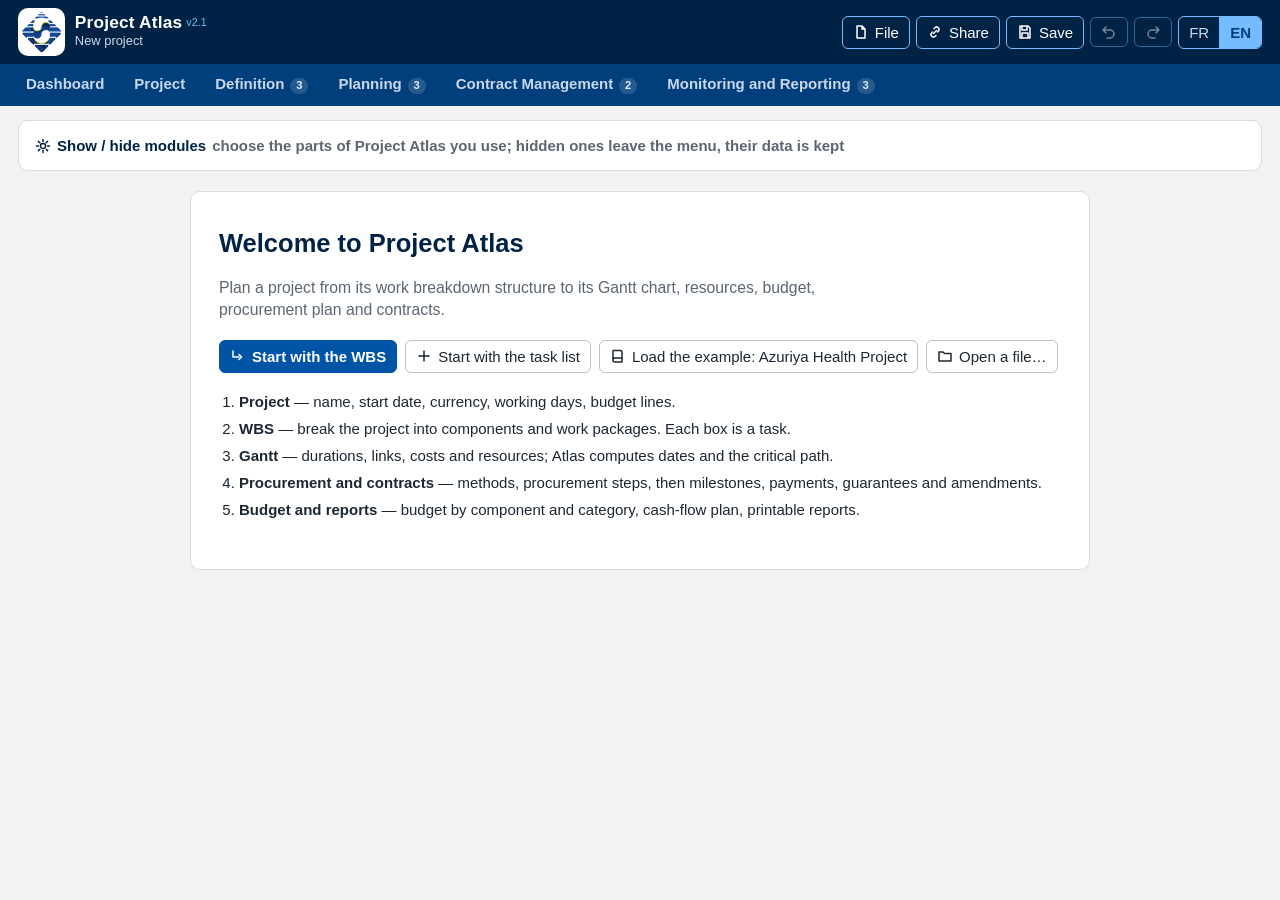
<file: index.html>
<!DOCTYPE html>
<html lang="en">
<head>
<meta charset="utf-8">
<meta name="viewport" content="width=device-width, initial-scale=1">
<title>Project Atlas</title>
<meta name="description" content="Project Atlas — project planning, WBS, Gantt chart, resources, budget, procurement and contract management.">
<link rel="icon" href="data:image/svg+xml,%3Csvg xmlns='http://www.w3.org/2000/svg' viewBox='0 0 32 32'%3E%3Crect width='32' height='32' rx='7' fill='%23002244'/%3E%3Ccircle cx='16' cy='16' r='9' fill='none' stroke='%23fff' stroke-width='2'/%3E%3Cpath d='M7 16h18M16 7c-4 3-4 15 0 18M16 7c4 3 4 15 0 18' fill='none' stroke='%23fff' stroke-width='1.4'/%3E%3C/svg%3E">
<link rel="stylesheet" href="css/atlas.css">
</head>
<body>
<header id="head" class="noprint"></header>
<nav id="tabs" class="noprint" role="tablist" aria-label="Sections"></nav>
<nav id="subtabs" class="noprint" role="tablist" aria-label="Sub-sections" hidden></nav>
<main id="main"></main>
<div id="toasts" class="noprint" aria-live="polite"></div>
<noscript>Project Atlas needs JavaScript.</noscript>
<script src="vendor/xlsx.full.min.js"></script>
<script src="js/core.js"></script>
<script src="js/schedule.js"></script>
<script src="js/procure.js"></script>
<script src="js/io.js"></script>
<script src="js/example.js"></script>
<script src="js/evm.js"></script>
<script src="js/ui.js"></script>
<script src="js/ui-charts.js"></script>
<script src="js/ui-gantt.js"></script>
<script src="js/ui-wbs.js"></script>
<script src="js/ui-contracts.js"></script>
<script src="js/ui-more.js"></script>
<script src="js/pm.js"></script>
<script src="js/ui-evm.js"></script>
<script src="js/ui-pm.js"></script>
<script src="js/config.js"></script>
<script src="js/cloud.js"></script>
<script src="js/app.js"></script>
</body>
</html>
</file>
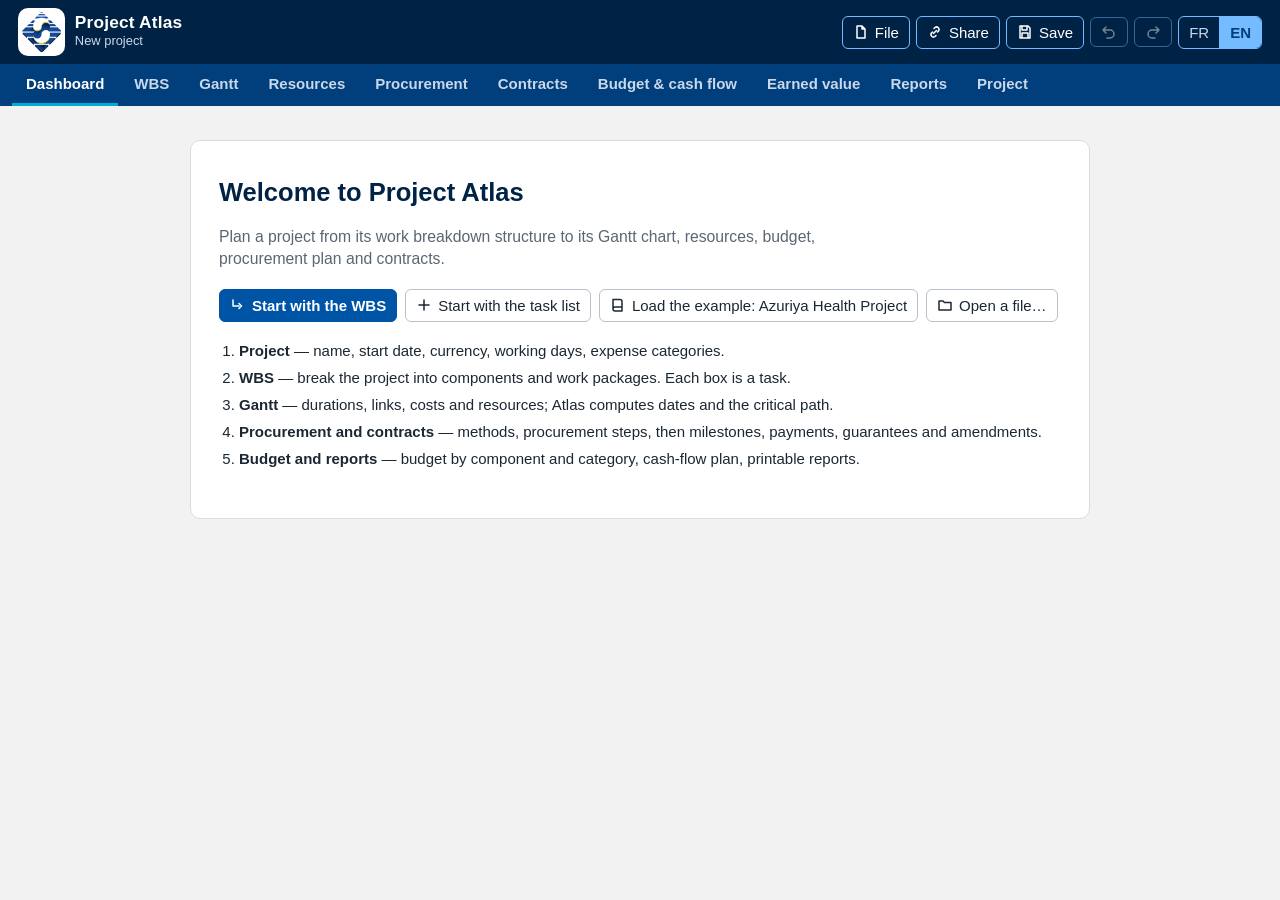
<file: v1/index.html>
<!DOCTYPE html>
<html lang="en">
<head>
<meta charset="utf-8">
<meta name="viewport" content="width=device-width, initial-scale=1">
<title>Project Atlas</title>
<meta name="description" content="Project Atlas — project planning, WBS, Gantt chart, resources, budget, procurement and contract management.">
<link rel="icon" href="data:image/svg+xml,%3Csvg xmlns='http://www.w3.org/2000/svg' viewBox='0 0 32 32'%3E%3Crect width='32' height='32' rx='7' fill='%23002244'/%3E%3Ccircle cx='16' cy='16' r='9' fill='none' stroke='%23fff' stroke-width='2'/%3E%3Cpath d='M7 16h18M16 7c-4 3-4 15 0 18M16 7c4 3 4 15 0 18' fill='none' stroke='%23fff' stroke-width='1.4'/%3E%3C/svg%3E">
<link rel="stylesheet" href="css/atlas.css">
</head>
<body>
<header id="head" class="noprint"></header>
<nav id="tabs" class="noprint" role="tablist" aria-label="Sections"></nav>
<main id="main"></main>
<div id="toasts" class="noprint" aria-live="polite"></div>
<noscript>Project Atlas needs JavaScript.</noscript>
<script src="vendor/xlsx.full.min.js"></script>
<script src="js/core.js"></script>
<script src="js/schedule.js"></script>
<script src="js/procure.js"></script>
<script src="js/io.js"></script>
<script src="js/example.js"></script>
<script src="js/evm.js"></script>
<script src="js/ui.js"></script>
<script src="js/ui-charts.js"></script>
<script src="js/ui-gantt.js"></script>
<script src="js/ui-wbs.js"></script>
<script src="js/ui-contracts.js"></script>
<script src="js/ui-more.js"></script>
<script src="js/ui-evm.js"></script>
<script src="js/config.js"></script>
<script src="js/cloud.js"></script>
<script src="js/app.js"></script>
</body>
</html>
</file>
<file: css/atlas.css>
/* Project Atlas — styles. Brand colours are the tokens at the top: change them here only. */
:root {
  /* SETYM palette, as in the EVM Project Tracker */
  --navy: #002244; --navy-2: #003F7B; --blue: #0054A5; --blue-2: #003F7B; --sky: #75BBFF; --cyan: #00ABD6; --pale: #eaf3fc;
  --orange: #F26B43; --olive: #7D8A00; --grey: #9A9B9C;
  --bg: #F2F2F2; --card: #ffffff; --text: #1c2733; --muted: #5b6672; --line: #d8dde3; --line-2: #b9c1cb;
  --ok: #2F7D32; --warn: #B26A00; --bad: #C0392B; --ok-bg: #e3f2e4; --warn-bg: #fff1d6; --bad-bg: #fbe1dd;
  --font: Calibri, Carlito, "Segoe UI", Arial, sans-serif;
  /* gantt */
  --head: #e6eef7; --grid: #e6eaef; --offday: #f1f3f5; --stripe: #f7f9fb; --sel: #d9e9fb; --today: #C0392B;
  --bar: #0054A5; --bar-2: #002244; --crit: #F26B43; --crit-2: #b8431f; --summary: #002244; --milestone: #002244;
  --proc: #00ABD6; --proc-2: #007a99; --loe: #9A9B9C; --loe-2: #6d6e6f; --link: #4d5b68; --base: #9A9B9C;
  /* wbs */
  --wbs0: #002244; --wbs1: #0054A5; --wbs2: #9ecbf5; --wbs3: #e6eef7; --wbs-ink: #002244; --wbs-line: #5b6672; --sel-ring: #F26B43;
}
* { box-sizing: border-box; }
html { font-size: 15px; }
body { margin: 0; font-family: var(--font); color: var(--text); background: var(--bg); line-height: 1.4; }
h1, h2, h3 { margin: 0; color: var(--navy); }
h2 { font-size: 1.1rem; } h3 { font-size: .95rem; margin: 16px 0 8px; }
a { color: var(--blue-2); }
.muted { color: var(--muted); } .b { font-weight: 600; } .r { text-align: right; } .sp { flex: 1; } .pad { padding: 0 4px; }
p.muted { margin: 10px 0 0; font-size: .92rem; max-width: 110ch; }
.ico { width: 16px; height: 16px; flex: none; }

/* header and tabs */
#head { background: var(--navy); color: #fff; display: flex; align-items: center; gap: 16px; padding: 8px 18px; flex-wrap: wrap; }
.brandbox { display: flex; align-items: center; gap: 10px; min-width: 0; flex: 1; }
.brandbox .logo { background: #fff; border-radius: 10px; padding: 4px; display: flex; flex: none; } .brandbox .logo img { height: 40px; width: auto; display: block; } .brandbox .bt { min-width: 0; }
.brandbox strong { display: block; font-size: 1.15rem; letter-spacing: .2px; line-height: 1.1; }
.brandbox .proj { display: block; font-size: .86rem; color: #c9d8ec; cursor: pointer; white-space: nowrap; overflow: hidden; text-overflow: ellipsis; max-width: 46vw; }
.brandbox .proj:hover { text-decoration: underline; }
.headtools { display: flex; align-items: center; gap: 6px; flex-wrap: wrap; }
#tabs { background: var(--navy-2); display: flex; gap: 2px; padding: 0 12px; overflow-x: auto; }
#tabs button { background: none; border: 0; color: #c9d8ec; font: inherit; padding: 9px 14px; cursor: pointer; border-bottom: 3px solid transparent; white-space: nowrap; }
#tabs button:hover { color: #fff; }
#tabs button { font-weight: 600; }
#tabs button.on { color: #fff; border-bottom-color: var(--cyan); background: rgba(255, 255, 255, .06); }
#tabs .count { display: inline-block; min-width: 18px; margin-left: 6px; padding: 0 5px; border-radius: 9px; background: rgba(255, 255, 255, .14); color: #dbe9f8; font-size: .75rem; font-weight: 600; text-align: center; }
#subtabs { background: var(--card); border-bottom: 1px solid var(--line); display: flex; gap: 2px; padding: 0 12px; overflow-x: auto; }
#subtabs[hidden] { display: none; }
#subtabs button { background: none; border: 0; color: var(--muted); font: inherit; font-weight: 600; padding: 8px 14px; cursor: pointer; border-bottom: 3px solid transparent; white-space: nowrap; }
#subtabs button:hover { color: var(--navy); } #subtabs button.on { color: var(--navy); border-bottom-color: var(--blue); }
details.modules > summary { display: flex; align-items: center; gap: 6px; flex-wrap: wrap; }
.mod-grid { display: grid; grid-template-columns: repeat(auto-fill, minmax(210px, 1fr)); gap: 10px; margin-top: 4px; }
.mod { border: 1px solid var(--line); border-radius: 8px; padding: 10px 12px; display: flex; flex-direction: column; gap: 6px; background: var(--stripe); }
.mod.off { opacity: .6; } .mod-head b { color: var(--navy); } .mod-sub { padding-left: 22px; font-size: .93rem; }
main { padding: 14px 18px 40px; max-width: 1800px; margin: 0 auto; }

/* buttons and inputs */
.btn { display: inline-flex; align-items: center; gap: 6px; font: inherit; padding: 5px 10px; min-height: 30px; border-radius: 6px; border: 1px solid var(--line-2); background: #fff; color: var(--text); cursor: pointer; white-space: nowrap; }
.btn:hover { background: var(--pale); border-color: var(--blue); }
.btn.primary { background: var(--blue); border-color: var(--blue); color: #fff; font-weight: 600; }
.btn.primary:hover { background: var(--blue-2); }
.btn.ghost { border-color: transparent; background: transparent; color: var(--muted); }
.btn.ghost:hover { background: var(--pale); color: var(--navy); }
.btn.danger:hover { color: var(--bad); border-color: var(--bad); background: var(--bad-bg); }
.btn:disabled { opacity: .45; cursor: default; pointer-events: none; }
.btn.onhead { background: transparent; border-color: var(--sky); color: #fff; }
.btn.onhead:hover { background: var(--navy-2); border-color: #fff; }
:focus-visible { outline: 2px solid var(--cyan); outline-offset: 1px; }
.in { font: inherit; color: inherit; padding: 5px 7px; border: 1px solid var(--line-2); border-radius: 5px; background: #fff; width: 100%; min-height: 30px; }
.in:focus { border-color: var(--blue); outline: 2px solid var(--pale); }
.in.num { text-align: right; } .in.sm { width: auto; }
textarea.in { resize: vertical; }
.chk { display: inline-flex; align-items: center; gap: 5px; white-space: nowrap; cursor: pointer; }
.seg { display: inline-flex; border: 1px solid var(--line-2); border-radius: 6px; overflow: hidden; }
.seg button { font: inherit; background: #fff; border: 0; padding: 5px 10px; min-height: 28px; cursor: pointer; color: var(--text); }
.seg button + button { border-left: 1px solid var(--line-2); }
.seg button.on { background: var(--navy); color: #fff; }
.seg.lang { border-color: var(--sky); } .seg.lang button { background: transparent; color: #c9d8ec; } .seg.lang button.on { background: var(--sky); color: var(--navy-2); font-weight: 600; }
.seg.lang button + button { border-left-color: var(--sky); }

/* menus */
details.menu { position: relative; }
details.menu > summary { list-style: none; } details.menu > summary::-webkit-details-marker { display: none; }
.menu-items { position: absolute; right: 0; top: calc(100% + 4px); z-index: 50; background: #fff; color: var(--text); border: 1px solid var(--line-2); border-radius: 8px; box-shadow: 0 8px 24px rgba(22, 41, 74, .22); padding: 6px; min-width: 300px; }
.menu-items button { display: block; width: 100%; text-align: left; font: inherit; background: none; border: 0; padding: 7px 10px; border-radius: 5px; cursor: pointer; color: inherit; }
.menu-items button:hover { background: var(--pale); }
.menu-items small { display: block; color: var(--muted); font-size: .82rem; }
.menu-items hr { border: 0; border-top: 1px solid var(--line); margin: 5px 0; }

details.menu.share.dirty > summary { border-color: var(--orange); box-shadow: inset 0 -3px 0 var(--orange); }
.copyrow { display: flex; gap: 6px; } .copyrow .in { flex: 1; font-family: Consolas, monospace; font-size: .9rem; }
.dlg-foot { flex-wrap: wrap; }

.brandbox .ver { font-size: .7rem; font-weight: 400; color: var(--sky); margin-left: 4px; vertical-align: 2px; }
.presence { display: inline-flex; align-items: center; gap: 2px; margin: 0 4px; }
.presence .av { width: 26px; height: 26px; border-radius: 50%; color: #fff; font-size: .72rem; font-weight: 700; display: inline-flex; align-items: center; justify-content: center; border: 2px solid var(--navy); }
.presence .more { color: #c9d8ec; font-size: .8rem; margin-left: 3px; }
.in.locked { background: var(--stripe); color: var(--muted); }
.cap { display: flex; align-items: center; gap: 4px; } .cap .in { min-width: 60px; } .cap .unit { color: var(--muted); font-size: .85rem; white-space: nowrap; }
select.in.active { border-color: var(--orange); box-shadow: inset 0 0 0 1px var(--orange); }
.toolbar.bulk { background: var(--pale); border-color: var(--sky); }
.data th.ck, .data td.ck { width: 30px; text-align: center; padding-left: 8px; padding-right: 2px; }
.data.pickable tbody tr.ticked { background: #eef5fc; }
/* resource picker */
.respick { position: fixed; z-index: 60; width: min(520px, 94vw); background: #fff; border: 1px solid var(--line-2); border-radius: 10px; box-shadow: 0 12px 32px rgba(0, 34, 68, .28); display: flex; flex-direction: column; }
.rp-head { background: var(--navy); color: #fff; padding: 8px 12px; border-radius: 10px 10px 0 0; font-weight: 600; white-space: nowrap; overflow: hidden; text-overflow: ellipsis; }
.rp-list { max-height: 46vh; overflow: auto; padding: 4px 0; }
.rp-row { display: grid; grid-template-columns: 22px 1fr 76px 48px; align-items: center; gap: 6px; padding: 4px 12px; cursor: pointer; }
.rp-row:hover { background: var(--stripe); } .rp-row .nm { overflow: hidden; text-overflow: ellipsis; white-space: nowrap; } .rp-row .unit { color: var(--muted); font-size: .85rem; }
.rp-row .in.sm { width: 76px; padding: 3px 6px; min-height: 26px; }
.rp-new { display: flex; gap: 6px; padding: 8px 12px; border-top: 1px solid var(--line); } .rp-new .in { flex: 1; }
.rp-foot { display: flex; align-items: center; gap: 8px; padding: 8px 12px; border-top: 1px solid var(--line); background: var(--stripe); border-radius: 0 0 10px 10px; font-size: .85rem; }

/* cards, toolbar */
.card { background: var(--card); border: 1px solid var(--line); border-radius: 10px; padding: 14px 16px; margin-bottom: 14px; }
.card.flush { padding: 0; overflow: hidden; }
.card-head { display: flex; align-items: center; gap: 10px; margin-bottom: 10px; flex-wrap: wrap; }
details.card > summary { cursor: pointer; font-weight: 600; color: var(--navy); }
details.card[open] > summary { margin-bottom: 10px; }
.toolbar { display: flex; flex-wrap: wrap; gap: 6px 14px; align-items: center; background: var(--card); border: 1px solid var(--line); border-radius: 10px; padding: 8px 10px; margin-bottom: 10px; }
.tg { display: flex; align-items: center; gap: 5px; flex-wrap: wrap; }
.tg + .tg { padding-left: 14px; border-left: 1px solid var(--line); }
.banner { display: flex; gap: 8px; align-items: center; background: var(--pale); border: 1px solid var(--sky); border-radius: 8px; padding: 9px 12px; margin-bottom: 10px; }
.banner.bad { background: var(--bad-bg); border-color: var(--bad); color: #7d2118; } .banner.warn { background: var(--warn-bg); border-color: #e0b060; color: #6b4300; }
.legend { display: flex; flex-wrap: wrap; gap: 6px 16px; align-items: center; font-size: .88rem; margin-top: 8px; color: var(--muted); }
.legend .sw { display: inline-block; width: 18px; height: 10px; border-radius: 3px; margin-right: 5px; vertical-align: middle; }
.legend .sw.dia { width: 10px; transform: rotate(45deg); border-radius: 1px; } .legend .sw.thin { height: 4px; }
.scroll-x { overflow-x: auto; }
.empty-state, .welcome { background: var(--card); border: 1px solid var(--line); border-radius: 10px; padding: 34px 28px; text-align: center; }
.empty-state p { max-width: 70ch; margin: 8px auto 16px; color: var(--muted); }
.welcome { text-align: left; max-width: 900px; margin: 20px auto; }
.welcome h1 { font-size: 1.7rem; } .welcome > p { font-size: 1.05rem; color: var(--muted); max-width: 70ch; }
.welcome-actions { display: flex; flex-wrap: wrap; gap: 8px; margin: 18px 0; }
.steps { padding-left: 20px; color: var(--text); } .steps li { margin: 6px 0; }

/* KPI tiles */
.kpis { display: grid; grid-template-columns: repeat(auto-fit, minmax(170px, 1fr)); gap: 10px; margin-bottom: 14px; }
.kpi { background: var(--card); border: 1px solid var(--line); border-left: 6px solid var(--grey); border-radius: 8px; padding: 10px 12px; display: flex; flex-direction: column; min-width: 0; }
.kpi .k { font-size: .8rem; color: var(--muted); text-transform: uppercase; letter-spacing: .4px; }
.kpi .v { font-size: 1.6rem; font-weight: 700; color: var(--navy); line-height: 1.25; white-space: nowrap; overflow: hidden; text-overflow: ellipsis; }
.kpi .s { font-size: .84rem; color: var(--muted); }
.kpis.small .kpi { background: var(--stripe); } .kpis.small .v { font-size: 1.15rem; }
.dash { display: grid; grid-template-columns: repeat(auto-fit, minmax(380px, 1fr)); gap: 14px; }
.dash .card { margin: 0; } .dash .card.wide { grid-column: 1 / -1; }

/* tables */
table { border-collapse: collapse; width: 100%; }
.data th, .data td, .list th, .list td { padding: 6px 9px; border-bottom: 1px solid var(--line); text-align: left; vertical-align: middle; }
.data th, .list th { background: var(--navy); color: #fff; font-weight: 600; font-size: .9rem; white-space: nowrap; }
.data th.r, .data td.r, .list th.r, .list td.r { text-align: right; font-variant-numeric: tabular-nums; }
.data tr.total td, tfoot tr.total td { font-weight: 700; background: #e6eef7; border-top: 2px solid var(--blue); }
.data.tight th, .data.tight td { padding: 4px 6px; font-size: .86rem; white-space: nowrap; }
.data.pickable tbody tr { cursor: pointer; } .data.pickable tbody tr:hover { background: var(--stripe); } .data.pickable tbody tr.sel { background: var(--sel); box-shadow: inset 4px 0 0 var(--blue); }
.register { max-height: 330px; overflow-y: auto; } .register thead th { position: sticky; top: 0; z-index: 1; }
.list td { padding: 3px 4px; } .list td .in { border-color: transparent; background: transparent; min-width: 70px; } .list td .in:hover { border-color: var(--line-2); } .list td .in:focus { background: #fff; border-color: var(--blue); }
.list td.act, .list th.act { width: 40px; text-align: center; } .list td.empty, .data td.empty { color: var(--muted); padding: 14px; text-align: center; }
.list td.ro { padding: 6px 9px; white-space: nowrap; color: var(--muted); } .list td.act2 { white-space: nowrap; }
.list tr.late td:first-child { box-shadow: inset 4px 0 0 var(--bad); } .list tr.done td:first-child { box-shadow: inset 4px 0 0 var(--ok); }
.list.plan { min-width: 1500px; } .list.plan td .in { min-width: 0; }
.list-bar { display: flex; gap: 8px; margin-top: 8px; flex-wrap: wrap; }
.data.th td .in { max-width: 170px; margin-left: auto; display: block; border-color: var(--line); }
.meter { background: var(--grid); border-radius: 4px; height: 8px; min-width: 70px; overflow: hidden; } .meter i { display: block; height: 100%; background: var(--blue); border-radius: 4px; }
.pill { display: inline-block; padding: 1px 9px; border-radius: 99px; font-size: .82rem; background: var(--pale); color: var(--navy); white-space: nowrap; border: 1px solid var(--sky); }
.pill.ongoing, .pill.signed { background: var(--ok-bg); border-color: #9fd3b4; color: #14573a; } .pill.procurement { background: var(--warn-bg); border-color: #e0b060; color: #6b4300; }
.pill.completed { background: #e9edf2; border-color: var(--line-2); color: var(--muted); } .pill.terminated { background: var(--bad-bg); border-color: #e2a79f; color: #7d2118; }
.badge { display: inline-block; min-width: 20px; text-align: center; padding: 0 6px; border-radius: 99px; font-size: .8rem; font-weight: 600; margin-right: 4px; }
.badge.bad { background: var(--bad); color: #fff; } .badge.warn { background: #f3c26b; color: #4d3200; }
.alerts { display: flex; flex-direction: column; gap: 6px; margin-bottom: 10px; }
.alert { display: flex; gap: 8px; align-items: flex-start; padding: 6px 10px; border-radius: 6px; font-size: .93rem; }
.alert.bad { background: var(--bad-bg); color: #7d2118; } .alert.warn { background: var(--warn-bg); color: #6b4300; } .alert.info { background: var(--pale); color: var(--navy); }
.alert .ico { margin-top: 2px; }
.tasklist { margin: 0 0 10px; padding-left: 18px; } .tasklist li { margin: 3px 0; }
.subtabs { display: flex; gap: 2px; border-bottom: 2px solid var(--line); margin: 6px 0 12px; overflow-x: auto; }
.subtabs button { font: inherit; background: none; border: 0; padding: 7px 12px; cursor: pointer; color: var(--muted); border-bottom: 3px solid transparent; margin-bottom: -2px; white-space: nowrap; }
.subtabs button.on { color: var(--navy); font-weight: 600; border-bottom-color: var(--cyan); }

/* forms */
.form { display: flex; flex-direction: column; gap: 10px; }
.cols3 { display: grid; grid-template-columns: repeat(3, 1fr); gap: 10px; } .cols4 { display: grid; grid-template-columns: repeat(4, 1fr); gap: 10px; }
.span2 { grid-column: span 2; }
.field { display: flex; flex-direction: column; gap: 3px; min-width: 0; } .field .lbl { font-size: .84rem; color: var(--muted); } .field .hint { font-size: .8rem; color: var(--muted); }
.checks { display: flex; flex-direction: column; gap: 4px; justify-content: flex-end; } .days { display: flex; gap: 14px; flex-wrap: wrap; }
.rowline { display: grid; grid-template-columns: 1fr 190px 110px auto auto; gap: 6px; margin-bottom: 6px; align-items: center; }
.rowline .unit { color: var(--muted); min-width: 34px; }
#main .rowline, .dlg .rowline { } .dlg .rowline:has(.unit) { grid-template-columns: 1fr 110px auto auto; }
.picklist { max-height: 55vh; overflow: auto; border: 1px solid var(--line); border-radius: 6px; }
.pick { display: flex; gap: 8px; align-items: center; padding: 5px 8px; border-bottom: 1px solid var(--grid); cursor: pointer; } .pick:hover { background: var(--stripe); } .pick em { color: var(--muted); font-size: .88rem; }
@media (max-width: 860px) { .cols3, .cols4 { grid-template-columns: 1fr 1fr; } .rowline { grid-template-columns: 1fr 1fr; } }

/* dialogs and toasts */
.dlg { border: 0; border-radius: 12px; padding: 0; width: min(520px, 94vw); box-shadow: 0 20px 60px rgba(22, 41, 74, .35); color: var(--text); }
.dlg.wide { width: min(860px, 96vw); } .dlg::backdrop { background: rgba(22, 41, 74, .45); }
.dlg-head { display: flex; align-items: center; gap: 10px; padding: 12px 16px; background: var(--navy); }
.dlg-head h2 { color: #fff; flex: 1; font-size: 1.05rem; white-space: nowrap; overflow: hidden; text-overflow: ellipsis; }
.dlg-head .x { background: none; border: 0; color: #fff; cursor: pointer; padding: 4px; border-radius: 4px; display: flex; }
.dlg-body { padding: 14px 16px; max-height: 70vh; overflow: auto; } .dlg-foot { display: flex; justify-content: flex-end; gap: 8px; padding: 10px 16px; border-top: 1px solid var(--line); background: var(--stripe); }
#toasts { position: fixed; right: 16px; bottom: 16px; display: flex; flex-direction: column; gap: 8px; z-index: 100; max-width: min(460px, 90vw); }
.toast { background: var(--navy); color: #fff; padding: 10px 14px; border-radius: 8px; box-shadow: 0 6px 20px rgba(0, 0, 0, .25); transition: opacity .3s; }
.toast.ok { background: var(--ok); } .toast.bad { background: var(--bad); } .toast.out { opacity: 0; }

/* gantt */
.gantt { display: flex; background: var(--card); border: 1px solid var(--line); border-radius: 10px; overflow: hidden; height: calc(100vh - 230px); min-height: 320px; }
.g-grid { overflow: auto; flex: none; scrollbar-width: thin; } .g-chart { overflow: auto; flex: 1; min-width: 0; position: relative; }
.g-split { width: 5px; background: var(--line); cursor: col-resize; flex: none; touch-action: none; } .g-split:hover { background: var(--blue); }
.g-chead { position: sticky; top: 0; z-index: 2; height: 44px; } .g-chead svg, .g-cbody svg { display: block; }
.grid { table-layout: fixed; border-collapse: separate; border-spacing: 0; }
.grid th { position: sticky; top: 0; z-index: 2; height: 44px; background: var(--navy); color: #fff; font-size: .86rem; font-weight: 600; text-align: left; padding: 0 7px; border-bottom: 1px solid var(--navy); border-right: 1px solid var(--navy-2); white-space: nowrap; overflow: hidden; text-overflow: ellipsis; }
.grid td { height: 30px; padding: 0 7px; border-bottom: 1px solid var(--grid); border-right: 1px solid var(--grid); white-space: nowrap; overflow: hidden; text-overflow: ellipsis; cursor: default; }
.grid td.r, .grid th.r { text-align: right; font-variant-numeric: tabular-nums; } .grid td.c, .grid th.c { text-align: center; color: var(--muted); }
.grid tr.sum td { font-weight: 600; } .grid tr.sel td { background: var(--sel); } .grid tr.crit td[data-k="name"] .tx { color: var(--crit-2); }
.grid tr.cyc td { background: var(--bad-bg); } .grid tr.ghost td { color: var(--muted); font-style: italic; cursor: pointer; } .grid tr.ghost:hover td { background: var(--stripe); }
.nm { display: flex; align-items: center; gap: 3px; min-width: 0; } .nm .tx { overflow: hidden; text-overflow: ellipsis; flex: 1; min-width: 0; }
.tog { width: 18px; height: 18px; flex: none; background: none; border: 0; padding: 1px; cursor: pointer; color: var(--muted); display: inline-flex; } button.tog:hover { color: var(--navy); background: var(--pale); border-radius: 4px; }
.mk { font-size: .78rem; color: var(--muted); flex: none; } .mk.ms { color: var(--navy); } .mk.bad { color: #fff; background: var(--bad); border-radius: 50%; width: 15px; text-align: center; font-weight: 700; } .mk.ct { color: var(--blue-2); font-weight: 700; }
.grid td.editing { padding: 0 2px; overflow: visible; } .cell-in { font: inherit; width: 100%; height: 26px; border: 2px solid var(--blue); border-radius: 4px; padding: 0 4px; background: #fff; color: var(--text); } .cell-in.r { text-align: right; }
.gt-top { font-size: 12px; font-weight: 600; fill: var(--navy); } .gt-bot { font-size: 11px; fill: var(--muted); } .gt-lab { font-size: 11px; fill: var(--muted); pointer-events: none; }
.gantt-body .bar { cursor: grab; } .gantt-body .bar .grip { cursor: ew-resize; } .gantt-body .bar:hover .b { filter: brightness(1.08); }
.gantt-body { touch-action: pan-x pan-y; user-select: none; }
.gp-h { font-size: 12px; font-weight: 600; fill: var(--navy); } .gp-c { font-size: 11px; fill: var(--text); } .gp-c.b { font-weight: 600; }
.gantt-print .gt-top { font-size: 11px; } .gantt-print .gt-bot { font-size: 9.5px; }

/* wbs */
.wbs-canvas { background: var(--card); border: 1px solid var(--line); border-radius: 10px; overflow: auto; height: calc(100vh - 215px); min-height: 320px; padding: 8px; cursor: grab; touch-action: none; user-select: none; position: relative; }
.wbs-canvas.panning { cursor: grabbing; } .wbs-canvas.dragging { cursor: grabbing; }
.wbs-canvas::after { content: ""; display: block; width: var(--zw, 0); height: var(--zh, 0); }
.wbs-inner { position: absolute; left: 8px; top: 8px; transform-origin: 0 0; }
.wbs-svg .wn { cursor: grab; } .wbs-svg .wn:hover .wb { filter: brightness(1.06); } .wbs-svg .wn.dragging { opacity: .55; cursor: grabbing; }
.wbs-svg .wn.drop-child .wb { stroke: var(--orange); stroke-width: 3; stroke-dasharray: 6 3; }
.wbs-svg .wn.drop-before .wb { stroke: var(--cyan); stroke-width: 4; stroke-dasharray: 0; }
.wbs-svg .wn.drop-after .wb { stroke: var(--olive); stroke-width: 4; }
.wbs-svg .wtog { cursor: pointer; } .wbs-svg .wtog:hover circle { fill: var(--pale); }
.btn.zoomlbl { min-width: 58px; justify-content: center; font-variant-numeric: tabular-nums; }

/* charts */
.chart { position: relative; } .chart svg { width: 100%; height: auto; display: block; font-family: var(--font); }
.ch-title { margin: 14px 0 4px; font-size: .9rem; color: var(--text); }
.ch-legend { display: flex; flex-wrap: wrap; gap: 4px 16px; font-size: .86rem; color: var(--text); margin-bottom: 4px; }
.ch-legend i { display: inline-block; width: 11px; height: 11px; border-radius: 3px; margin-right: 6px; vertical-align: -1px; }
.ch-legend i.ln { height: 3px; width: 18px; vertical-align: 3px; border-radius: 2px; } .ch-legend i.dash { height: 0; width: 18px; border-top: 2px dashed; vertical-align: 4px; border-radius: 0; }
.ch-tip { position: absolute; z-index: 5; background: #fff; border: 1px solid var(--line-2); border-radius: 8px; box-shadow: 0 6px 18px rgba(22, 41, 74, .18); padding: 8px 10px; font-size: .86rem; pointer-events: none; min-width: 170px; }
.ch-tip b { display: block; margin-bottom: 4px; color: var(--navy); } .ch-tip .r { display: flex; align-items: center; gap: 6px; text-align: left; } .ch-tip .r i { width: 9px; height: 9px; border-radius: 2px; flex: none; }
.ch-tip .r span { flex: 1; color: var(--muted); } .ch-tip .r em { font-style: normal; font-variant-numeric: tabular-nums; font-weight: 600; }

/* earned value */
.kpi.ok { border-left-color: var(--ok); } .kpi.warn { border-left-color: var(--warn); } .kpi.bad { border-left-color: var(--bad); }
.kpi .s.t { font-weight: 600; } .kpi.ok .s.t { color: var(--ok); } .kpi.warn .s.t { color: var(--warn); } .kpi.bad .s.t { color: var(--bad); }
.chips { display: flex; gap: 6px; flex-wrap: wrap; margin-bottom: 10px; }
.chip { border: 1px solid var(--blue); color: var(--blue); background: #fff; border-radius: 16px; padding: 4px 12px; cursor: pointer; font: inherit; }
.chip.on { background: var(--blue); color: #fff; }
.ch-legend svg { width: 30px !important; height: 12px !important; display: inline-block !important; }
.dash.two { grid-template-columns: repeat(auto-fit, minmax(520px, 1fr)); }
.card.slim { padding: 9px 16px; white-space: pre-wrap; }
.evm-ch { width: 100%; height: auto; display: block; font-family: var(--font); } .evm-ch text { fill: #3a4653; font-size: 12px; }
.data.evm td { white-space: nowrap; } .data.evm td:first-child { max-width: 340px; overflow: hidden; text-overflow: ellipsis; }
.data td.ok { background: var(--ok-bg); color: var(--ok); } .data td.warn { background: var(--warn-bg); color: var(--warn); } .data td.bad { background: var(--bad-bg); color: var(--bad); }
.data td.in-cell { padding: 2px 4px; width: 120px; } .data td.in-cell .in { min-height: 26px; padding: 2px 6px; text-align: right; }
.evm-table { max-height: calc(100vh - 330px); overflow-y: auto; } .evm-table thead th { position: sticky; top: 0; z-index: 1; } .evm-table tfoot td { position: sticky; bottom: 0; }
.data.fx td.b { color: var(--blue); } .mono { font-family: Consolas, monospace; white-space: nowrap; }

/* stakeholders, results, risks */
.list.pm td { vertical-align: top; padding: 4px; } .list.pm td .in { min-width: 0; } .list.pm textarea.in { min-height: 48px; resize: vertical; font-size: .92rem; line-height: 1.3; }
.list.pm.risks { min-width: 2900px; } .list.pm.lf { min-width: 1500px; } .list.pm.risks td .in, .list.pm.lf td .in { min-width: 0; }
.list.pm tr.hl td { background: #fff8e6; } .list.pm tr.group td { background: var(--navy); color: #fff; font-weight: 700; padding: 6px 10px; }
.list.pm td.warn { color: var(--warn); font-weight: 700; } .list.pm ul.ind { margin: 4px 0; padding-left: 16px; font-size: .9rem; } .list.pm .small, .small { font-size: .82rem; }
.pill.prio3 { background: var(--bad-bg); border-color: #e2a79f; color: #7d2118; } .pill.prio2 { background: var(--warn-bg); border-color: #e0b060; color: #6b4300; } .pill.prio1 { background: var(--ok-bg); border-color: #9fd3b4; color: #14573a; }
.sh-matrix { width: 100%; max-width: 820px; height: auto; display: block; font-family: var(--font); } .sh-legend { columns: 2; font-size: .92rem; margin: 10px 0 0; padding-left: 22px; }
.risk-matrix { width: 100%; max-width: 520px; height: auto; display: block; font-family: var(--font); } .rm-cell { cursor: pointer; } .rm-cell:hover rect:first-child { filter: brightness(1.1); } .rm-cell.sel rect:first-child { stroke: var(--navy); stroke-width: 3; }
.rm-wrap { display: grid; grid-template-columns: minmax(300px, 520px) 1fr; gap: 20px; align-items: start; } @media (max-width: 900px) { .rm-wrap { grid-template-columns: 1fr; } }
.band { display: inline-block; min-width: 34px; text-align: center; padding: 2px 8px; border-radius: 6px; font-weight: 700; color: #fff; } .band.sm { min-width: 24px; padding: 0 5px; font-size: .8rem; }
.band-vh { background: #C0392B; } .band-h { background: #E8711D; } .band-m { background: #F2C230; color: #3a2a00; } .band-l { background: #9CC45A; color: #1d3300; } .band-vl { background: #4E9A3C; }
.data.bands td { vertical-align: middle; } .meterwrap { display: flex; align-items: center; gap: 6px; } .meterwrap .meter { flex: 1; }
.card.hl { box-shadow: 0 0 0 2px var(--orange); }
.adv { display: grid; grid-template-columns: repeat(auto-fill, minmax(340px, 1fr)); gap: 14px; } .adv .card { margin: 0; }
.adv .pos { display: flex; align-items: center; gap: 6px; margin: 6px 0; font-variant-numeric: tabular-nums; } .adv .pos .seg7 { display: inline-flex; gap: 2px; } .adv .pos .seg7 i { width: 18px; height: 10px; border-radius: 2px; background: var(--grid); display: inline-block; }
.adv .pos .seg7 i.cur { background: var(--orange); } .adv .pos .seg7 i.want { background: var(--ok); } .adv .pos .seg7 i.both { background: var(--navy); }
.defgrid { display: grid; grid-template-columns: 1fr 1fr; gap: 12px; } @media (max-width: 860px) { .defgrid { grid-template-columns: 1fr; } }
.defgrid textarea.in { min-height: 84px; }
.chain { display: flex; flex-direction: column; gap: 10px; } .chain-row { display: grid; grid-template-columns: 110px 1fr; gap: 10px; align-items: start; }
.chain-lbl { font-weight: 700; color: var(--navy); padding-top: 8px; } .chain-items { display: flex; flex-wrap: wrap; gap: 8px; }
.chain-box { border-radius: 8px; padding: 8px 12px; min-width: 180px; max-width: 320px; display: flex; flex-direction: column; gap: 2px; } .chain-box b { font-size: .92rem; }

.data.wrap td { white-space: pre-wrap; } .data.deftab th { width: 220px; text-align: left; vertical-align: top; background: var(--head); color: var(--navy); } .data.deftab td { white-space: pre-wrap; }

/* report */
.report { display: flex; flex-direction: column; gap: 16px; align-items: center; }
.page { background: #fff; border: 1px solid var(--line); box-shadow: 0 2px 10px rgba(22, 41, 74, .08); width: 100%; max-width: 900px; padding: 26px 30px; }
.page.land { max-width: 1280px; }
.page h2 { font-size: 1.25rem; border-bottom: 3px solid var(--cyan); padding-bottom: 6px; margin-bottom: 14px; }
.rh { display: flex; justify-content: space-between; gap: 12px; font-size: .82rem; color: var(--muted); margin-bottom: 10px; } .rh .brand { font-weight: 700; color: var(--navy); }
.fit svg { width: 100%; height: auto; display: block; }

@media print {
  @page { size: A4 landscape; margin: 10mm; }
  html { font-size: 11px; } body { background: #fff; }
  .noprint, #head, #tabs, #subtabs, #toasts { display: none !important; }
  main { padding: 0; max-width: none; }
  .report { display: block; } .page { border: 0; box-shadow: none; padding: 0; max-width: none; break-after: page; } .page:last-child { break-after: auto; }
  .card, .toolbar, .kpi { break-inside: avoid; } tr { break-inside: avoid; }
  .fit svg { max-height: 158mm; }
  .gantt, .wbs-canvas { height: auto; overflow: visible; } .g-grid, .g-chart { overflow: visible; }
  * { -webkit-print-color-adjust: exact; print-color-adjust: exact; }
}
@media (max-width: 700px) { main { padding: 10px 8px 30px; } .tg + .tg { border-left: 0; padding-left: 0; } .dash { grid-template-columns: 1fr; } .gantt { height: 70vh; } }
</file>
<file: v1/css/atlas.css>
/* Project Atlas — styles. Brand colours are the tokens at the top: change them here only. */
:root {
  /* SETYM palette, as in the EVM Project Tracker */
  --navy: #002244; --navy-2: #003F7B; --blue: #0054A5; --blue-2: #003F7B; --sky: #75BBFF; --cyan: #00ABD6; --pale: #eaf3fc;
  --orange: #F26B43; --olive: #7D8A00; --grey: #9A9B9C;
  --bg: #F2F2F2; --card: #ffffff; --text: #1c2733; --muted: #5b6672; --line: #d8dde3; --line-2: #b9c1cb;
  --ok: #2F7D32; --warn: #B26A00; --bad: #C0392B; --ok-bg: #e3f2e4; --warn-bg: #fff1d6; --bad-bg: #fbe1dd;
  --font: Calibri, Carlito, "Segoe UI", Arial, sans-serif;
  /* gantt */
  --head: #e6eef7; --grid: #e6eaef; --offday: #f1f3f5; --stripe: #f7f9fb; --sel: #d9e9fb; --today: #C0392B;
  --bar: #0054A5; --bar-2: #002244; --crit: #F26B43; --crit-2: #b8431f; --summary: #002244; --milestone: #002244;
  --proc: #00ABD6; --proc-2: #007a99; --loe: #9A9B9C; --loe-2: #6d6e6f; --link: #4d5b68; --base: #9A9B9C;
  /* wbs */
  --wbs0: #002244; --wbs1: #0054A5; --wbs2: #9ecbf5; --wbs3: #e6eef7; --wbs-ink: #002244; --wbs-line: #5b6672; --sel-ring: #F26B43;
}
* { box-sizing: border-box; }
html { font-size: 15px; }
body { margin: 0; font-family: var(--font); color: var(--text); background: var(--bg); line-height: 1.4; }
h1, h2, h3 { margin: 0; color: var(--navy); }
h2 { font-size: 1.1rem; } h3 { font-size: .95rem; margin: 16px 0 8px; }
a { color: var(--blue-2); }
.muted { color: var(--muted); } .b { font-weight: 600; } .r { text-align: right; } .sp { flex: 1; } .pad { padding: 0 4px; }
p.muted { margin: 10px 0 0; font-size: .92rem; max-width: 110ch; }
.ico { width: 16px; height: 16px; flex: none; }

/* header and tabs */
#head { background: var(--navy); color: #fff; display: flex; align-items: center; gap: 16px; padding: 8px 18px; flex-wrap: wrap; }
.brandbox { display: flex; align-items: center; gap: 10px; min-width: 0; flex: 1; }
.brandbox .logo { background: #fff; border-radius: 10px; padding: 4px; display: flex; flex: none; } .brandbox .logo img { height: 40px; width: auto; display: block; } .brandbox .bt { min-width: 0; }
.brandbox strong { display: block; font-size: 1.15rem; letter-spacing: .2px; line-height: 1.1; }
.brandbox .proj { display: block; font-size: .86rem; color: #c9d8ec; cursor: pointer; white-space: nowrap; overflow: hidden; text-overflow: ellipsis; max-width: 46vw; }
.brandbox .proj:hover { text-decoration: underline; }
.headtools { display: flex; align-items: center; gap: 6px; flex-wrap: wrap; }
#tabs { background: var(--navy-2); display: flex; gap: 2px; padding: 0 12px; overflow-x: auto; }
#tabs button { background: none; border: 0; color: #c9d8ec; font: inherit; padding: 9px 14px; cursor: pointer; border-bottom: 3px solid transparent; white-space: nowrap; }
#tabs button:hover { color: #fff; }
#tabs button { font-weight: 600; }
#tabs button.on { color: #fff; border-bottom-color: var(--cyan); }
main { padding: 14px 18px 40px; max-width: 1800px; margin: 0 auto; }

/* buttons and inputs */
.btn { display: inline-flex; align-items: center; gap: 6px; font: inherit; padding: 5px 10px; min-height: 30px; border-radius: 6px; border: 1px solid var(--line-2); background: #fff; color: var(--text); cursor: pointer; white-space: nowrap; }
.btn:hover { background: var(--pale); border-color: var(--blue); }
.btn.primary { background: var(--blue); border-color: var(--blue); color: #fff; font-weight: 600; }
.btn.primary:hover { background: var(--blue-2); }
.btn.ghost { border-color: transparent; background: transparent; color: var(--muted); }
.btn.ghost:hover { background: var(--pale); color: var(--navy); }
.btn.danger:hover { color: var(--bad); border-color: var(--bad); background: var(--bad-bg); }
.btn:disabled { opacity: .45; cursor: default; pointer-events: none; }
.btn.onhead { background: transparent; border-color: var(--sky); color: #fff; }
.btn.onhead:hover { background: var(--navy-2); border-color: #fff; }
:focus-visible { outline: 2px solid var(--cyan); outline-offset: 1px; }
.in { font: inherit; color: inherit; padding: 5px 7px; border: 1px solid var(--line-2); border-radius: 5px; background: #fff; width: 100%; min-height: 30px; }
.in:focus { border-color: var(--blue); outline: 2px solid var(--pale); }
.in.num { text-align: right; } .in.sm { width: auto; }
textarea.in { resize: vertical; }
.chk { display: inline-flex; align-items: center; gap: 5px; white-space: nowrap; cursor: pointer; }
.seg { display: inline-flex; border: 1px solid var(--line-2); border-radius: 6px; overflow: hidden; }
.seg button { font: inherit; background: #fff; border: 0; padding: 5px 10px; min-height: 28px; cursor: pointer; color: var(--text); }
.seg button + button { border-left: 1px solid var(--line-2); }
.seg button.on { background: var(--navy); color: #fff; }
.seg.lang { border-color: var(--sky); } .seg.lang button { background: transparent; color: #c9d8ec; } .seg.lang button.on { background: var(--sky); color: var(--navy-2); font-weight: 600; }
.seg.lang button + button { border-left-color: var(--sky); }

/* menus */
details.menu { position: relative; }
details.menu > summary { list-style: none; } details.menu > summary::-webkit-details-marker { display: none; }
.menu-items { position: absolute; right: 0; top: calc(100% + 4px); z-index: 50; background: #fff; color: var(--text); border: 1px solid var(--line-2); border-radius: 8px; box-shadow: 0 8px 24px rgba(22, 41, 74, .22); padding: 6px; min-width: 300px; }
.menu-items button { display: block; width: 100%; text-align: left; font: inherit; background: none; border: 0; padding: 7px 10px; border-radius: 5px; cursor: pointer; color: inherit; }
.menu-items button:hover { background: var(--pale); }
.menu-items small { display: block; color: var(--muted); font-size: .82rem; }
.menu-items hr { border: 0; border-top: 1px solid var(--line); margin: 5px 0; }

details.menu.share.dirty > summary { border-color: var(--orange); box-shadow: inset 0 -3px 0 var(--orange); }
.copyrow { display: flex; gap: 6px; } .copyrow .in { flex: 1; font-family: Consolas, monospace; font-size: .9rem; }
.dlg-foot { flex-wrap: wrap; }

/* cards, toolbar */
.card { background: var(--card); border: 1px solid var(--line); border-radius: 10px; padding: 14px 16px; margin-bottom: 14px; }
.card.flush { padding: 0; overflow: hidden; }
.card-head { display: flex; align-items: center; gap: 10px; margin-bottom: 10px; flex-wrap: wrap; }
details.card > summary { cursor: pointer; font-weight: 600; color: var(--navy); }
details.card[open] > summary { margin-bottom: 10px; }
.toolbar { display: flex; flex-wrap: wrap; gap: 6px 14px; align-items: center; background: var(--card); border: 1px solid var(--line); border-radius: 10px; padding: 8px 10px; margin-bottom: 10px; }
.tg { display: flex; align-items: center; gap: 5px; flex-wrap: wrap; }
.tg + .tg { padding-left: 14px; border-left: 1px solid var(--line); }
.banner { display: flex; gap: 8px; align-items: center; background: var(--pale); border: 1px solid var(--sky); border-radius: 8px; padding: 9px 12px; margin-bottom: 10px; }
.banner.bad { background: var(--bad-bg); border-color: var(--bad); color: #7d2118; } .banner.warn { background: var(--warn-bg); border-color: #e0b060; color: #6b4300; }
.legend { display: flex; flex-wrap: wrap; gap: 6px 16px; align-items: center; font-size: .88rem; margin-top: 8px; color: var(--muted); }
.legend .sw { display: inline-block; width: 18px; height: 10px; border-radius: 3px; margin-right: 5px; vertical-align: middle; }
.legend .sw.dia { width: 10px; transform: rotate(45deg); border-radius: 1px; } .legend .sw.thin { height: 4px; }
.scroll-x { overflow-x: auto; }
.empty-state, .welcome { background: var(--card); border: 1px solid var(--line); border-radius: 10px; padding: 34px 28px; text-align: center; }
.empty-state p { max-width: 70ch; margin: 8px auto 16px; color: var(--muted); }
.welcome { text-align: left; max-width: 900px; margin: 20px auto; }
.welcome h1 { font-size: 1.7rem; } .welcome > p { font-size: 1.05rem; color: var(--muted); max-width: 70ch; }
.welcome-actions { display: flex; flex-wrap: wrap; gap: 8px; margin: 18px 0; }
.steps { padding-left: 20px; color: var(--text); } .steps li { margin: 6px 0; }

/* KPI tiles */
.kpis { display: grid; grid-template-columns: repeat(auto-fit, minmax(170px, 1fr)); gap: 10px; margin-bottom: 14px; }
.kpi { background: var(--card); border: 1px solid var(--line); border-left: 6px solid var(--grey); border-radius: 8px; padding: 10px 12px; display: flex; flex-direction: column; min-width: 0; }
.kpi .k { font-size: .8rem; color: var(--muted); text-transform: uppercase; letter-spacing: .4px; }
.kpi .v { font-size: 1.6rem; font-weight: 700; color: var(--navy); line-height: 1.25; white-space: nowrap; overflow: hidden; text-overflow: ellipsis; }
.kpi .s { font-size: .84rem; color: var(--muted); }
.kpis.small .kpi { background: var(--stripe); } .kpis.small .v { font-size: 1.15rem; }
.dash { display: grid; grid-template-columns: repeat(auto-fit, minmax(380px, 1fr)); gap: 14px; }
.dash .card { margin: 0; } .dash .card.wide { grid-column: 1 / -1; }

/* tables */
table { border-collapse: collapse; width: 100%; }
.data th, .data td, .list th, .list td { padding: 6px 9px; border-bottom: 1px solid var(--line); text-align: left; vertical-align: middle; }
.data th, .list th { background: var(--navy); color: #fff; font-weight: 600; font-size: .9rem; white-space: nowrap; }
.data th.r, .data td.r, .list th.r, .list td.r { text-align: right; font-variant-numeric: tabular-nums; }
.data tr.total td, tfoot tr.total td { font-weight: 700; background: #e6eef7; border-top: 2px solid var(--blue); }
.data.tight th, .data.tight td { padding: 4px 6px; font-size: .86rem; white-space: nowrap; }
.data.pickable tbody tr { cursor: pointer; } .data.pickable tbody tr:hover { background: var(--stripe); } .data.pickable tbody tr.sel { background: var(--sel); box-shadow: inset 4px 0 0 var(--blue); }
.register { max-height: 330px; overflow-y: auto; } .register thead th { position: sticky; top: 0; z-index: 1; }
.list td { padding: 3px 4px; } .list td .in { border-color: transparent; background: transparent; min-width: 70px; } .list td .in:hover { border-color: var(--line-2); } .list td .in:focus { background: #fff; border-color: var(--blue); }
.list td.act, .list th.act { width: 40px; text-align: center; } .list td.empty, .data td.empty { color: var(--muted); padding: 14px; text-align: center; }
.list td.ro { padding: 6px 9px; white-space: nowrap; color: var(--muted); } .list td.act2 { white-space: nowrap; }
.list tr.late td:first-child { box-shadow: inset 4px 0 0 var(--bad); } .list tr.done td:first-child { box-shadow: inset 4px 0 0 var(--ok); }
.list.plan { min-width: 1500px; } .list.plan td .in { min-width: 0; }
.list-bar { display: flex; gap: 8px; margin-top: 8px; flex-wrap: wrap; }
.data.th td .in { max-width: 170px; margin-left: auto; display: block; border-color: var(--line); }
.meter { background: var(--grid); border-radius: 4px; height: 8px; min-width: 70px; overflow: hidden; } .meter i { display: block; height: 100%; background: var(--blue); border-radius: 4px; }
.pill { display: inline-block; padding: 1px 9px; border-radius: 99px; font-size: .82rem; background: var(--pale); color: var(--navy); white-space: nowrap; border: 1px solid var(--sky); }
.pill.ongoing, .pill.signed { background: var(--ok-bg); border-color: #9fd3b4; color: #14573a; } .pill.procurement { background: var(--warn-bg); border-color: #e0b060; color: #6b4300; }
.pill.completed { background: #e9edf2; border-color: var(--line-2); color: var(--muted); } .pill.terminated { background: var(--bad-bg); border-color: #e2a79f; color: #7d2118; }
.badge { display: inline-block; min-width: 20px; text-align: center; padding: 0 6px; border-radius: 99px; font-size: .8rem; font-weight: 600; margin-right: 4px; }
.badge.bad { background: var(--bad); color: #fff; } .badge.warn { background: #f3c26b; color: #4d3200; }
.alerts { display: flex; flex-direction: column; gap: 6px; margin-bottom: 10px; }
.alert { display: flex; gap: 8px; align-items: flex-start; padding: 6px 10px; border-radius: 6px; font-size: .93rem; }
.alert.bad { background: var(--bad-bg); color: #7d2118; } .alert.warn { background: var(--warn-bg); color: #6b4300; } .alert.info { background: var(--pale); color: var(--navy); }
.alert .ico { margin-top: 2px; }
.tasklist { margin: 0 0 10px; padding-left: 18px; } .tasklist li { margin: 3px 0; }
.subtabs { display: flex; gap: 2px; border-bottom: 2px solid var(--line); margin: 6px 0 12px; overflow-x: auto; }
.subtabs button { font: inherit; background: none; border: 0; padding: 7px 12px; cursor: pointer; color: var(--muted); border-bottom: 3px solid transparent; margin-bottom: -2px; white-space: nowrap; }
.subtabs button.on { color: var(--navy); font-weight: 600; border-bottom-color: var(--cyan); }

/* forms */
.form { display: flex; flex-direction: column; gap: 10px; }
.cols3 { display: grid; grid-template-columns: repeat(3, 1fr); gap: 10px; } .cols4 { display: grid; grid-template-columns: repeat(4, 1fr); gap: 10px; }
.span2 { grid-column: span 2; }
.field { display: flex; flex-direction: column; gap: 3px; min-width: 0; } .field .lbl { font-size: .84rem; color: var(--muted); } .field .hint { font-size: .8rem; color: var(--muted); }
.checks { display: flex; flex-direction: column; gap: 4px; justify-content: flex-end; } .days { display: flex; gap: 14px; flex-wrap: wrap; }
.rowline { display: grid; grid-template-columns: 1fr 190px 110px auto auto; gap: 6px; margin-bottom: 6px; align-items: center; }
.rowline .unit { color: var(--muted); min-width: 34px; }
#main .rowline, .dlg .rowline { } .dlg .rowline:has(.unit) { grid-template-columns: 1fr 110px auto auto; }
.picklist { max-height: 55vh; overflow: auto; border: 1px solid var(--line); border-radius: 6px; }
.pick { display: flex; gap: 8px; align-items: center; padding: 5px 8px; border-bottom: 1px solid var(--grid); cursor: pointer; } .pick:hover { background: var(--stripe); } .pick em { color: var(--muted); font-size: .88rem; }
@media (max-width: 860px) { .cols3, .cols4 { grid-template-columns: 1fr 1fr; } .rowline { grid-template-columns: 1fr 1fr; } }

/* dialogs and toasts */
.dlg { border: 0; border-radius: 12px; padding: 0; width: min(520px, 94vw); box-shadow: 0 20px 60px rgba(22, 41, 74, .35); color: var(--text); }
.dlg.wide { width: min(860px, 96vw); } .dlg::backdrop { background: rgba(22, 41, 74, .45); }
.dlg-head { display: flex; align-items: center; gap: 10px; padding: 12px 16px; background: var(--navy); }
.dlg-head h2 { color: #fff; flex: 1; font-size: 1.05rem; white-space: nowrap; overflow: hidden; text-overflow: ellipsis; }
.dlg-head .x { background: none; border: 0; color: #fff; cursor: pointer; padding: 4px; border-radius: 4px; display: flex; }
.dlg-body { padding: 14px 16px; max-height: 70vh; overflow: auto; } .dlg-foot { display: flex; justify-content: flex-end; gap: 8px; padding: 10px 16px; border-top: 1px solid var(--line); background: var(--stripe); }
#toasts { position: fixed; right: 16px; bottom: 16px; display: flex; flex-direction: column; gap: 8px; z-index: 100; max-width: min(460px, 90vw); }
.toast { background: var(--navy); color: #fff; padding: 10px 14px; border-radius: 8px; box-shadow: 0 6px 20px rgba(0, 0, 0, .25); transition: opacity .3s; }
.toast.ok { background: var(--ok); } .toast.bad { background: var(--bad); } .toast.out { opacity: 0; }

/* gantt */
.gantt { display: flex; background: var(--card); border: 1px solid var(--line); border-radius: 10px; overflow: hidden; height: calc(100vh - 230px); min-height: 320px; }
.g-grid { overflow: auto; flex: none; scrollbar-width: thin; } .g-chart { overflow: auto; flex: 1; min-width: 0; position: relative; }
.g-split { width: 5px; background: var(--line); cursor: col-resize; flex: none; touch-action: none; } .g-split:hover { background: var(--blue); }
.g-chead { position: sticky; top: 0; z-index: 2; height: 44px; } .g-chead svg, .g-cbody svg { display: block; }
.grid { table-layout: fixed; border-collapse: separate; border-spacing: 0; }
.grid th { position: sticky; top: 0; z-index: 2; height: 44px; background: var(--navy); color: #fff; font-size: .86rem; font-weight: 600; text-align: left; padding: 0 7px; border-bottom: 1px solid var(--navy); border-right: 1px solid var(--navy-2); white-space: nowrap; overflow: hidden; text-overflow: ellipsis; }
.grid td { height: 30px; padding: 0 7px; border-bottom: 1px solid var(--grid); border-right: 1px solid var(--grid); white-space: nowrap; overflow: hidden; text-overflow: ellipsis; cursor: default; }
.grid td.r, .grid th.r { text-align: right; font-variant-numeric: tabular-nums; } .grid td.c, .grid th.c { text-align: center; color: var(--muted); }
.grid tr.sum td { font-weight: 600; } .grid tr.sel td { background: var(--sel); } .grid tr.crit td[data-k="name"] .tx { color: var(--crit-2); }
.grid tr.cyc td { background: var(--bad-bg); } .grid tr.ghost td { color: var(--muted); font-style: italic; cursor: pointer; } .grid tr.ghost:hover td { background: var(--stripe); }
.nm { display: flex; align-items: center; gap: 3px; min-width: 0; } .nm .tx { overflow: hidden; text-overflow: ellipsis; flex: 1; min-width: 0; }
.tog { width: 18px; height: 18px; flex: none; background: none; border: 0; padding: 1px; cursor: pointer; color: var(--muted); display: inline-flex; } button.tog:hover { color: var(--navy); background: var(--pale); border-radius: 4px; }
.mk { font-size: .78rem; color: var(--muted); flex: none; } .mk.ms { color: var(--navy); } .mk.bad { color: #fff; background: var(--bad); border-radius: 50%; width: 15px; text-align: center; font-weight: 700; } .mk.ct { color: var(--blue-2); font-weight: 700; }
.grid td.editing { padding: 0 2px; overflow: visible; } .cell-in { font: inherit; width: 100%; height: 26px; border: 2px solid var(--blue); border-radius: 4px; padding: 0 4px; background: #fff; color: var(--text); } .cell-in.r { text-align: right; }
.gt-top { font-size: 12px; font-weight: 600; fill: var(--navy); } .gt-bot { font-size: 11px; fill: var(--muted); } .gt-lab { font-size: 11px; fill: var(--muted); pointer-events: none; }
.gantt-body .bar { cursor: grab; } .gantt-body .bar .grip { cursor: ew-resize; } .gantt-body .bar:hover .b { filter: brightness(1.08); }
.gantt-body { touch-action: pan-x pan-y; user-select: none; }
.gp-h { font-size: 12px; font-weight: 600; fill: var(--navy); } .gp-c { font-size: 11px; fill: var(--text); } .gp-c.b { font-weight: 600; }
.gantt-print .gt-top { font-size: 11px; } .gantt-print .gt-bot { font-size: 9.5px; }

/* wbs */
.wbs-canvas { background: var(--card); border: 1px solid var(--line); border-radius: 10px; overflow: auto; height: calc(100vh - 215px); min-height: 320px; padding: 8px; }
.wbs-svg .wn { cursor: pointer; } .wbs-svg .wn:hover rect { filter: brightness(1.06); }

/* charts */
.chart { position: relative; } .chart svg { width: 100%; height: auto; display: block; font-family: var(--font); }
.ch-title { margin: 14px 0 4px; font-size: .9rem; color: var(--text); }
.ch-legend { display: flex; flex-wrap: wrap; gap: 4px 16px; font-size: .86rem; color: var(--text); margin-bottom: 4px; }
.ch-legend i { display: inline-block; width: 11px; height: 11px; border-radius: 3px; margin-right: 6px; vertical-align: -1px; }
.ch-legend i.ln { height: 3px; width: 18px; vertical-align: 3px; border-radius: 2px; } .ch-legend i.dash { height: 0; width: 18px; border-top: 2px dashed; vertical-align: 4px; border-radius: 0; }
.ch-tip { position: absolute; z-index: 5; background: #fff; border: 1px solid var(--line-2); border-radius: 8px; box-shadow: 0 6px 18px rgba(22, 41, 74, .18); padding: 8px 10px; font-size: .86rem; pointer-events: none; min-width: 170px; }
.ch-tip b { display: block; margin-bottom: 4px; color: var(--navy); } .ch-tip .r { display: flex; align-items: center; gap: 6px; text-align: left; } .ch-tip .r i { width: 9px; height: 9px; border-radius: 2px; flex: none; }
.ch-tip .r span { flex: 1; color: var(--muted); } .ch-tip .r em { font-style: normal; font-variant-numeric: tabular-nums; font-weight: 600; }

/* earned value */
.kpi.ok { border-left-color: var(--ok); } .kpi.warn { border-left-color: var(--warn); } .kpi.bad { border-left-color: var(--bad); }
.kpi .s.t { font-weight: 600; } .kpi.ok .s.t { color: var(--ok); } .kpi.warn .s.t { color: var(--warn); } .kpi.bad .s.t { color: var(--bad); }
.chips { display: flex; gap: 6px; flex-wrap: wrap; margin-bottom: 10px; }
.chip { border: 1px solid var(--blue); color: var(--blue); background: #fff; border-radius: 16px; padding: 4px 12px; cursor: pointer; font: inherit; }
.chip.on { background: var(--blue); color: #fff; }
.ch-legend svg { width: 30px !important; height: 12px !important; display: inline-block !important; }
.dash.two { grid-template-columns: repeat(auto-fit, minmax(520px, 1fr)); }
.card.slim { padding: 9px 16px; white-space: pre-wrap; }
.evm-ch { width: 100%; height: auto; display: block; font-family: var(--font); } .evm-ch text { fill: #3a4653; font-size: 12px; }
.data.evm td { white-space: nowrap; } .data.evm td:first-child { max-width: 340px; overflow: hidden; text-overflow: ellipsis; }
.data td.ok { background: var(--ok-bg); color: var(--ok); } .data td.warn { background: var(--warn-bg); color: var(--warn); } .data td.bad { background: var(--bad-bg); color: var(--bad); }
.data td.in-cell { padding: 2px 4px; width: 120px; } .data td.in-cell .in { min-height: 26px; padding: 2px 6px; text-align: right; }
.evm-table { max-height: calc(100vh - 330px); overflow-y: auto; } .evm-table thead th { position: sticky; top: 0; z-index: 1; } .evm-table tfoot td { position: sticky; bottom: 0; }
.data.fx td.b { color: var(--blue); } .mono { font-family: Consolas, monospace; white-space: nowrap; }

/* report */
.report { display: flex; flex-direction: column; gap: 16px; align-items: center; }
.page { background: #fff; border: 1px solid var(--line); box-shadow: 0 2px 10px rgba(22, 41, 74, .08); width: 100%; max-width: 900px; padding: 26px 30px; }
.page.land { max-width: 1280px; }
.page h2 { font-size: 1.25rem; border-bottom: 3px solid var(--cyan); padding-bottom: 6px; margin-bottom: 14px; }
.rh { display: flex; justify-content: space-between; gap: 12px; font-size: .82rem; color: var(--muted); margin-bottom: 10px; } .rh .brand { font-weight: 700; color: var(--navy); }
.fit svg { width: 100%; height: auto; display: block; }

@media print {
  @page { size: A4 landscape; margin: 10mm; }
  html { font-size: 11px; } body { background: #fff; }
  .noprint, #head, #tabs, #toasts { display: none !important; }
  main { padding: 0; max-width: none; }
  .report { display: block; } .page { border: 0; box-shadow: none; padding: 0; max-width: none; break-after: page; } .page:last-child { break-after: auto; }
  .card, .toolbar, .kpi { break-inside: avoid; } tr { break-inside: avoid; }
  .fit svg { max-height: 158mm; }
  .gantt, .wbs-canvas { height: auto; overflow: visible; } .g-grid, .g-chart { overflow: visible; }
  * { -webkit-print-color-adjust: exact; print-color-adjust: exact; }
}
@media (max-width: 700px) { main { padding: 10px 8px 30px; } .tg + .tg { border-left: 0; padding-left: 0; } .dash { grid-template-columns: 1fr; } .gantt { height: 70vh; } }
</file>
